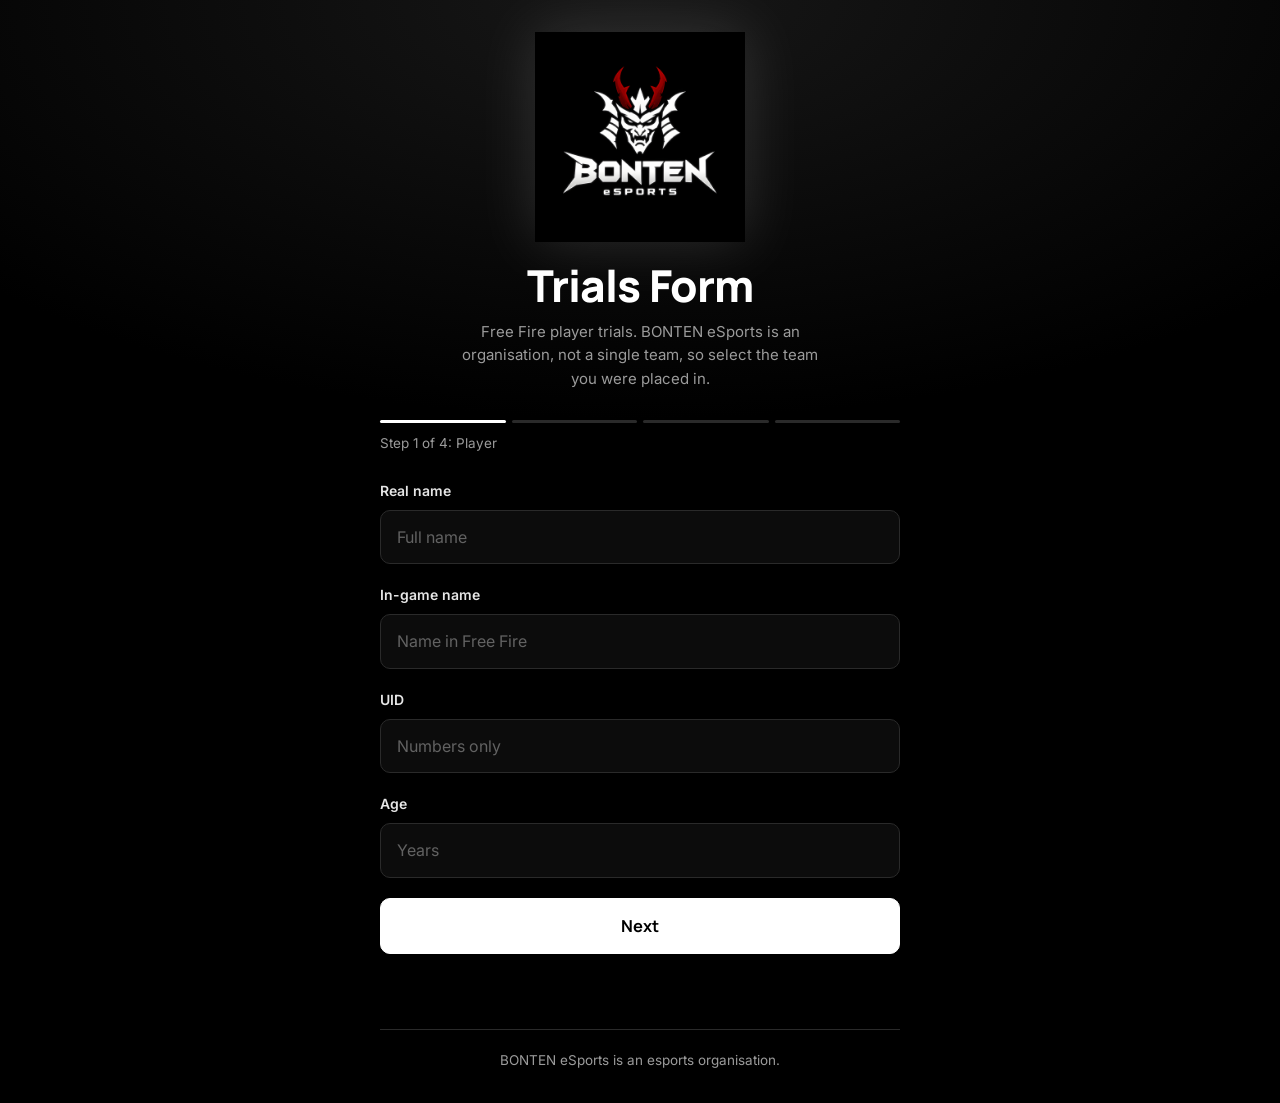
<file: index.html>
<!DOCTYPE html>
<html lang="en">
<head>
<meta charset="utf-8">
<meta name="viewport" content="width=device-width, initial-scale=1, viewport-fit=cover">
<meta name="theme-color" content="#000000">
<meta name="description" content="Free Fire player trials form for BONTEN eSports, an esports organisation.">
<title>Trials Form | BONTEN eSports</title>
<link rel="icon" href="logo.png">
<link rel="preload" as="image" href="logo.png" fetchpriority="high">
<link rel="preconnect" href="https://fonts.googleapis.com">
<link rel="preconnect" href="https://fonts.gstatic.com" crossorigin>
<link href="https://fonts.googleapis.com/css2?family=Inter:wght@400;500;600&family=Manrope:wght@600;700;800&display=swap" rel="stylesheet">
<link rel="stylesheet" href="style.css">
</head>
<body>
<div class="page">
  <header class="head">
    <img class="logo" src="logo.png" alt="BONTEN eSports logo" fetchpriority="high" decoding="async" onerror="this.remove()">
    <h1>Trials Form</h1>
    <p class="lead">Free Fire player trials. BONTEN eSports is an organisation, not a single team, so select the team you were placed in.</p>
  </header>
  <div class="prog" id="prog"></div>
  <form id="f" novalidate>
    <div id="stage"></div>
    <input class="hp" type="text" tabindex="-1" autocomplete="off" aria-hidden="true">
    <div class="nav" id="nav"></div>
    <p class="status" id="st" role="status" aria-live="polite"></p>
  </form>
  <div class="done" id="done"></div>
  <footer class="foot">BONTEN eSports is an esports organisation.</footer>
</div>
<script>
window.FORM={id:'trials',endpoint:'/api/submit',send:'Send trials form',doneText:'Your trials form has reached BONTEN eSports. We will contact you on WhatsApp.',
steps:[
{title:'Player',fields:[
 {k:'realName',l:'Real name',t:'text',ph:'Full name',max:60,ac:'name',m:'Enter your real name.',v:function(v){return String(v||'').trim().length>=2}},
 {k:'ign',l:'In-game name',t:'text',ph:'Name in Free Fire',max:40,m:'Enter your in-game name.'},
 {k:'uid',l:'UID',t:'text',im:'numeric',ph:'Numbers only',max:14,m:'UID is 8 to 14 digits, numbers only.',v:function(v){return /^\d{8,14}$/.test(String(v||'').trim())}},
 {k:'age',l:'Age',t:'number',im:'numeric',ph:'Years',max:3,m:'Enter a valid age.',v:function(v){var n=Number(v);return String(v||'')!==''&&Number.isInteger(n)&&n>=5&&n<=60}}
]},
{title:'Team and role',fields:[
 {k:'team',l:'Team',hint:'(a team inside BONTEN eSports)',t:'select',opts:['Team 1','Team 2','Team 3','Team 4','Team 5','Team 6','Team 7','Team 8','Team 9','Team 10'],m:'Select your team.'},
 {k:'roles',l:'Role',hint:'(select up to 2)',t:'roles',m:'Select 1 or 2 roles.',v:function(v){return Array.isArray(v)&&v.length>=1&&v.length<=2}},
 {k:'igl',l:'IGL name',t:'text',ph:'Your in-game leader',max:40,m:'Enter your IGL name.'}
]},
{title:'Contact',fields:[
 {k:'whatsapp',l:'WhatsApp number',t:'tel',im:'tel',ph:'10 digit number',max:16,ac:'tel',m:'Enter a valid WhatsApp number.',v:function(v){var w=String(v||'').replace(/[\s-]/g,'');return /^(\+?91)?[6-9]\d{9}$/.test(w)||/^\+\d{10,14}$/.test(w)}},
 {k:'insta',l:'Instagram id',t:'text',ph:'@username',max:40,cap:1,m:'Enter your Instagram id.',v:function(v){return String(v||'').trim().length>=2}},
 {k:'discord',l:'Discord id',t:'text',ph:'username',max:40,cap:1,m:'Enter your Discord id.',v:function(v){return String(v||'').trim().length>=2}}
]}
]};
</script>
<script src="form.js"></script>
</body>
</html>
</file>
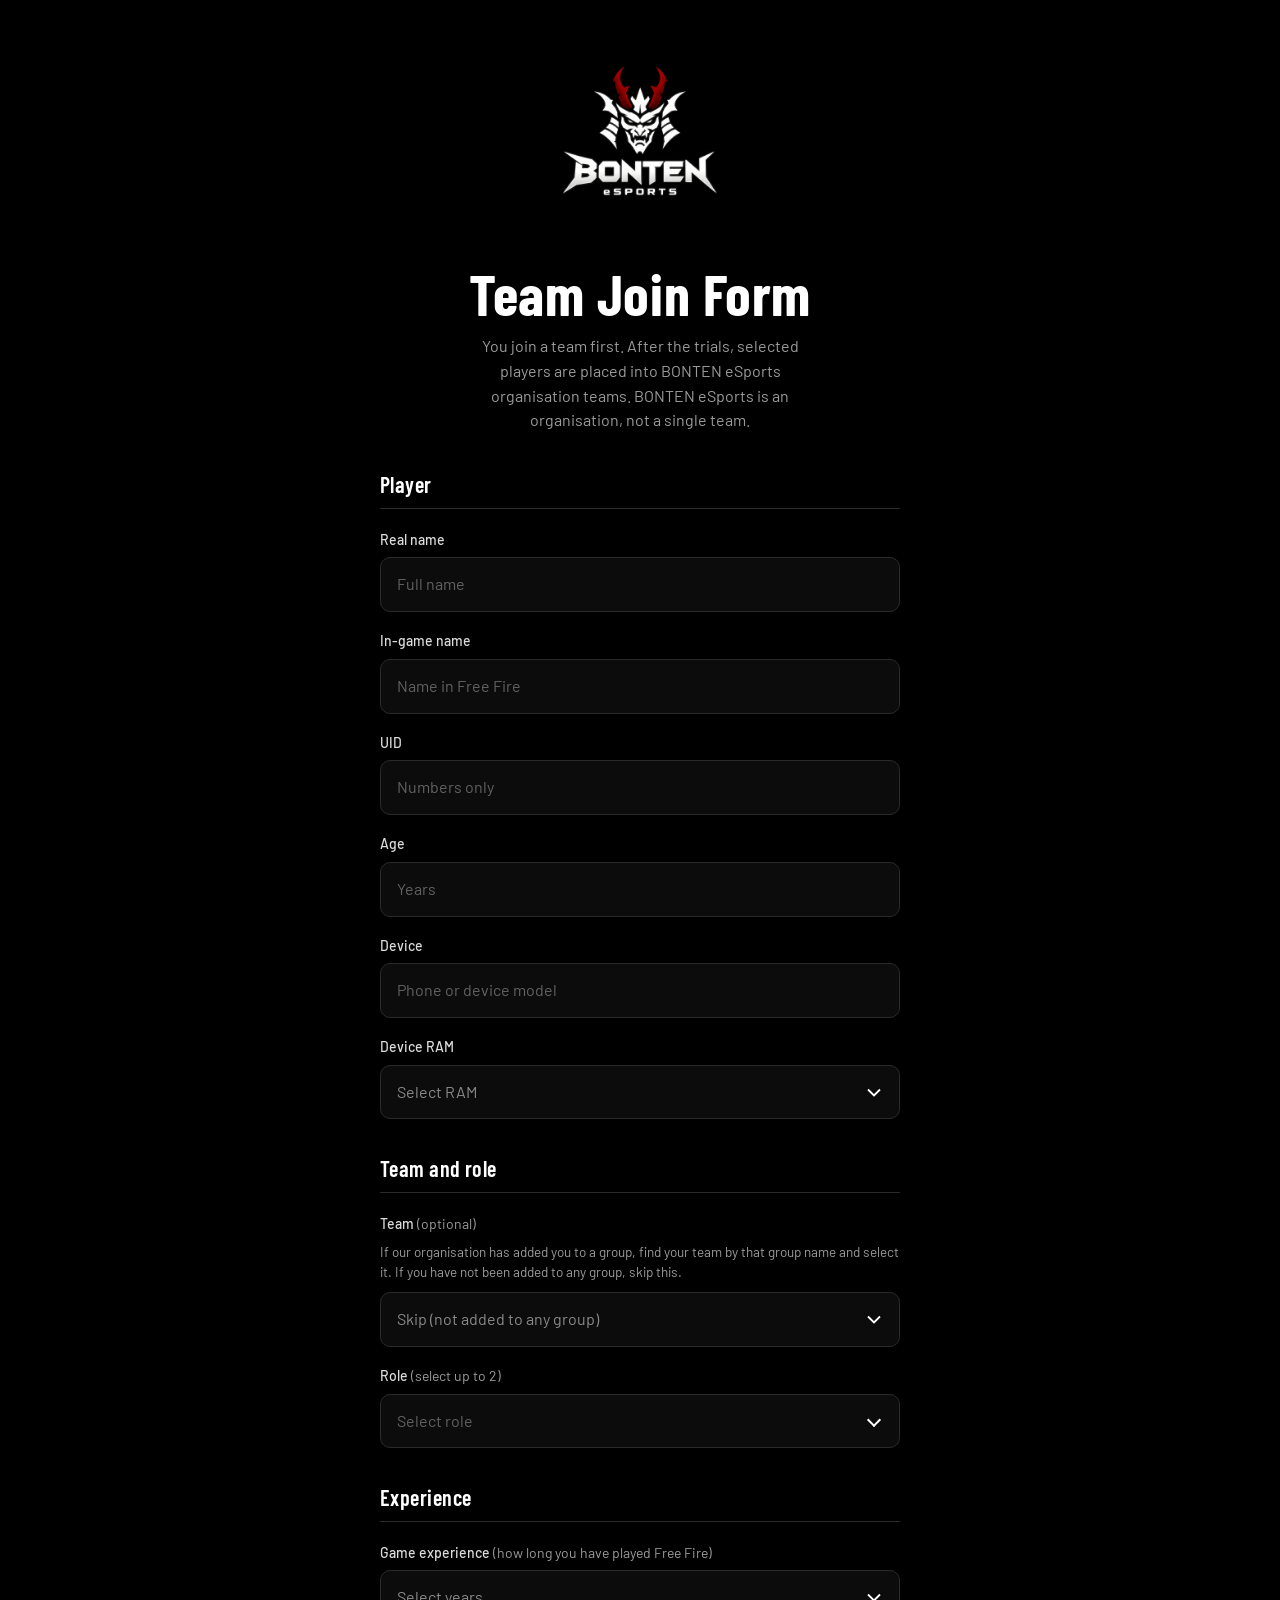
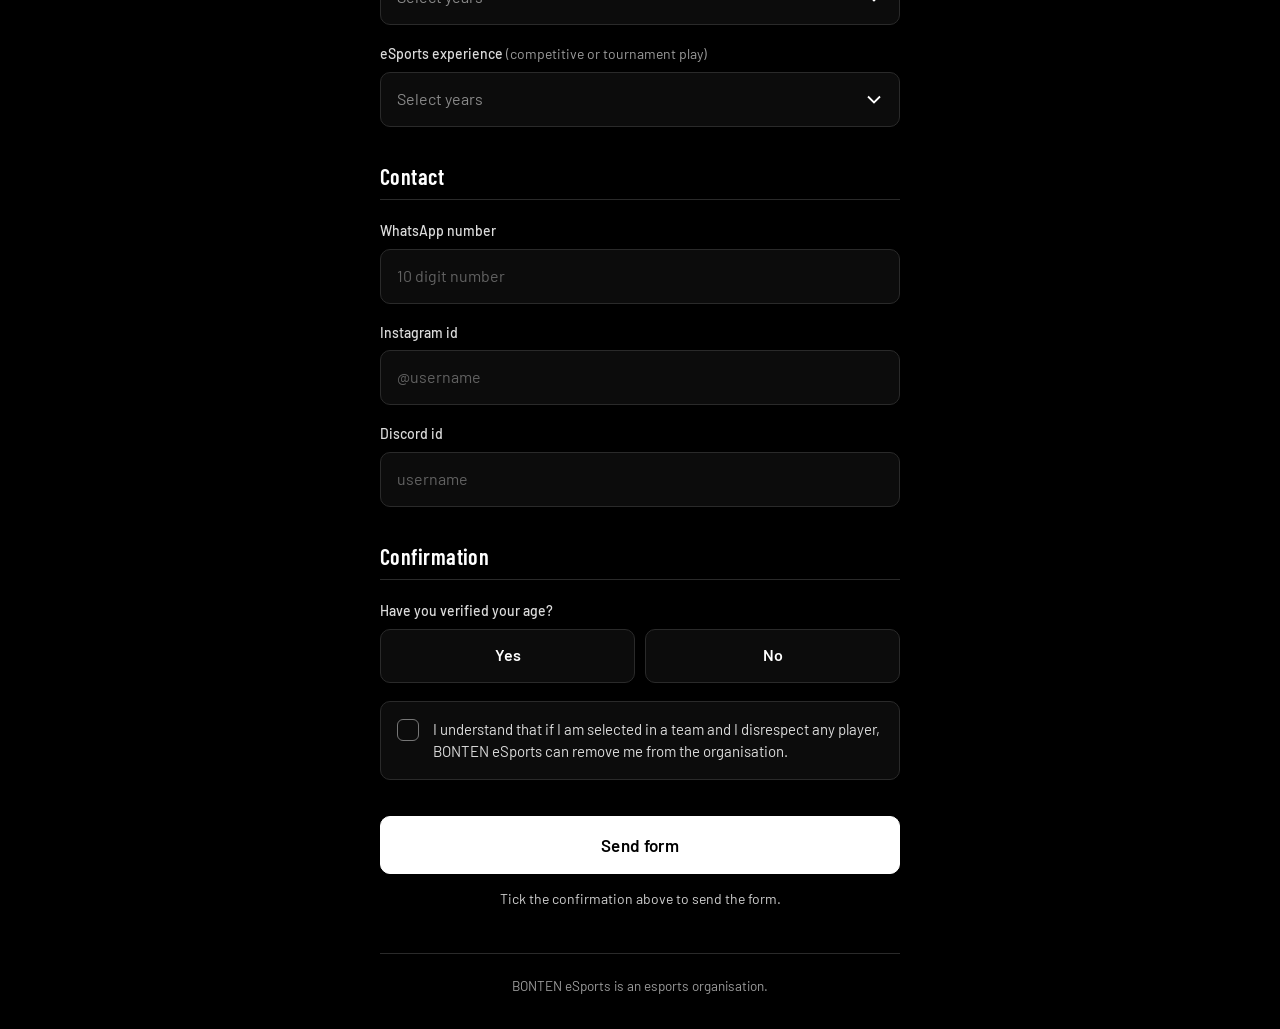
<file: join (1).html>
<!DOCTYPE html>
<html lang="en">
<head>
<meta charset="utf-8">
<meta name="viewport" content="width=device-width, initial-scale=1, viewport-fit=cover">
<meta name="theme-color" content="#000000">
<meta name="description" content="Team join form for BONTEN eSports, an esports organisation.">
<title>Team Join Form | BONTEN eSports</title>
<link rel="icon" href="logo.png">
<link rel="preload" as="image" href="logo.png" fetchpriority="high">
<link rel="preconnect" href="https://fonts.googleapis.com">
<link rel="preconnect" href="https://fonts.gstatic.com" crossorigin>
<link href="https://fonts.googleapis.com/css2?family=Barlow:wght@400;500;600&family=Barlow+Condensed:wght@600;700&display=swap" rel="stylesheet">
<style>
:root{--line:#2a2a2a;--field:#0c0c0c;--mut:#9b9b9b;--ease:cubic-bezier(.2,.7,.2,1)}
*{box-sizing:border-box}
html{background:#000;color-scheme:dark;-webkit-text-size-adjust:100%}
body{margin:0;background:#000;color:#fff;font:400 16px/1.55 'Barlow',system-ui,-apple-system,'Segoe UI',Arial,sans-serif;-webkit-font-smoothing:antialiased;padding:max(32px,env(safe-area-inset-top)) 20px max(32px,env(safe-area-inset-bottom))}
.page{max-width:520px;margin:0 auto}

/* Load sequence */
.rv{opacity:0;animation:rise .75s var(--ease) forwards;animation-delay:calc(var(--i,0)*90ms)}
@keyframes rise{from{opacity:0;transform:translateY(16px)}to{opacity:1;transform:none}}

.head{text-align:center;margin-bottom:38px}
.logo{display:block;width:min(240px,64vw);height:min(210px,56vw);object-fit:contain;margin:0 auto 22px;opacity:0;transform:scale(.96)}
.logo.in{opacity:1;transform:none;transition:opacity .6s var(--ease),transform .6s var(--ease)}
h1{margin:0 0 12px;font:700 clamp(42px,12vw,58px)/1 'Barlow Condensed','Arial Narrow',sans-serif;letter-spacing:.01em}
.lead{margin:0 auto;max-width:38ch;color:var(--mut)}

.grp{margin:0 0 36px}
.grp h2{margin:0 0 20px;padding-bottom:10px;border-bottom:1px solid var(--line);font:600 22px/1.2 'Barlow Condensed','Arial Narrow',sans-serif;letter-spacing:.02em}
.field{margin:0 0 18px}
label,.lbl{display:block;margin:0 0 7px;color:#dcdcdc;font-size:14px;font-weight:500}
.hint{color:var(--mut);font-weight:400}

input[type=text],input[type=number],input[type=tel],select,summary{display:block;width:100%;min-height:54px;margin:0;padding:14px 16px;font:inherit;font-size:16px;color:#fff;background:var(--field);border:1px solid var(--line);border-radius:10px;transition:border-color .2s,box-shadow .2s,background .2s}
input::placeholder{color:#626262}
input:focus,select:focus,summary:focus,details[open]>summary{outline:none;border-color:#fff;box-shadow:0 0 0 3px rgba(255,255,255,.14);background:#111}
input[type=number]{-moz-appearance:textfield}
input::-webkit-outer-spin-button,input::-webkit-inner-spin-button{-webkit-appearance:none;margin:0}
select{-webkit-appearance:none;appearance:none;cursor:pointer;padding-right:44px;background-image:url("data:image/svg+xml,%3Csvg xmlns='http://www.w3.org/2000/svg' width='14' height='9' viewBox='0 0 14 9'%3E%3Cpath d='M1 1.5l6 6 6-6' fill='none' stroke='%23fff' stroke-width='1.8'/%3E%3C/svg%3E");background-repeat:no-repeat;background-position:right 18px center}
select:invalid,select.empty{color:#8a8a8a}
[hidden]{display:none!important}
.info{margin:14px 0 0;padding:14px 16px;background:var(--field);border:1px solid #fff;border-radius:10px;color:#dcdcdc;font-size:14.5px;line-height:1.55;animation:drop .22s var(--ease)}
.info b{color:#fff;font-weight:600}
.sub{margin-top:14px;animation:drop .22s var(--ease)}
.note{margin:0 0 10px;color:var(--mut);font-size:13.5px;line-height:1.5}
select option{background:#000;color:#fff}

details{position:relative}
summary{position:relative;display:flex;flex-wrap:wrap;align-items:center;gap:6px;padding-right:44px;cursor:pointer;list-style:none;-webkit-tap-highlight-color:transparent}
summary::-webkit-details-marker{display:none}
summary::after{content:"";position:absolute;right:20px;top:50%;width:8px;height:8px;margin-top:-6px;border:solid #fff;border-width:0 2px 2px 0;transform:rotate(45deg);transition:transform .25s var(--ease)}
details[open]>summary::after{transform:translateY(4px) rotate(-135deg)}
.ph{color:#626262}
.chip{padding:2px 12px;background:#fff;color:#000;border-radius:99px;font-size:14px;font-weight:600;line-height:1.6;animation:pop .2s var(--ease)}
@keyframes pop{from{opacity:0;transform:scale(.85)}to{opacity:1;transform:none}}
.panel{margin-top:8px;background:var(--field);border:1px solid var(--line);border-radius:10px;overflow:hidden;animation:drop .22s var(--ease)}
@keyframes drop{from{opacity:0;transform:translateY(-6px)}to{opacity:1;transform:none}}
.opt{display:flex;align-items:center;gap:14px;margin:0;padding:15px 16px;color:#fff;font-size:16px;font-weight:500;cursor:pointer;border-bottom:1px solid var(--line);transition:background .15s;-webkit-tap-highlight-color:transparent}
.opt:last-child{border-bottom:0}
.opt.on{background:#161616}
.opt.off{opacity:.3;cursor:not-allowed}
.opt input,.agree input{-webkit-appearance:none;appearance:none;flex:none;width:22px;height:22px;margin:0;border:1.5px solid #777;border-radius:6px;background:transparent center/12px no-repeat;transition:background-color .15s,border-color .15s}
.opt input:checked,.agree input:checked{background-color:#fff;border-color:#fff;background-image:url("data:image/svg+xml,%3Csvg xmlns='http://www.w3.org/2000/svg' width='12' height='10' viewBox='0 0 12 10'%3E%3Cpath d='M1 5l3.5 3.5L11 1.5' fill='none' stroke='%23000' stroke-width='2'/%3E%3C/svg%3E")}
.opt input:focus-visible,.agree input:focus-visible{outline:2px solid #fff;outline-offset:2px}

/* Yes / No tiles */
.choices{display:grid;grid-template-columns:1fr 1fr;gap:10px}
.choice{position:relative;display:block;margin:0;color:#fff;font-size:16px}
.choice input{position:absolute;inset:0;width:100%;height:100%;margin:0;opacity:0;cursor:pointer}
.choice span{display:flex;align-items:center;justify-content:center;min-height:54px;background:var(--field);border:1px solid var(--line);border-radius:10px;font-weight:600;transition:background .2s,color .2s,border-color .2s}
.choice input:checked+span{background:#fff;color:#000;border-color:#fff}
.choice input:focus-visible+span{border-color:#fff;box-shadow:0 0 0 3px rgba(255,255,255,.25)}

/* Conduct agreement */
.agree{display:flex;align-items:flex-start;gap:14px;margin:0;padding:16px;background:var(--field);border:1px solid var(--line);border-radius:10px;color:#dcdcdc;font-size:15px;font-weight:400;line-height:1.5;cursor:pointer;transition:border-color .2s;-webkit-tap-highlight-color:transparent}
.agree input{margin-top:1px}
.agree:has(input:checked){border-color:#fff}

.err{display:none;margin:8px 0 0;font-size:13.5px;font-weight:500}
.err::before{content:"!";display:inline-block;width:16px;height:16px;margin-right:8px;border-radius:50%;background:#fff;color:#000;font-size:11px;font-weight:700;line-height:16px;text-align:center}
.bad{animation:nudge .35s}
.bad .err{display:block}
.bad input:not([type=radio]):not([type=checkbox]),.bad select,.bad summary,.bad .choice span,.bad .agree{border-color:#fff}
@keyframes nudge{20%{transform:translateX(-5px)}50%{transform:translateX(4px)}80%{transform:translateX(-2px)}}
.hp{position:absolute;left:-9999px;width:1px;height:1px;opacity:0}

.send{display:flex;align-items:center;justify-content:center;width:100%;min-height:58px;margin-top:8px;border:1px solid #fff;border-radius:10px;background:#fff;color:#000;font:600 17px 'Barlow',Arial,sans-serif;letter-spacing:.02em;cursor:pointer;transition:background .2s,color .2s,transform .12s,opacity .2s;-webkit-tap-highlight-color:transparent}
.send:hover:not(:disabled){background:#000;color:#fff}
.send:active:not(:disabled){transform:scale(.985)}
.send:focus-visible{outline:2px solid #fff;outline-offset:4px}
.send:disabled{opacity:.4;cursor:not-allowed}
.send.load:disabled{opacity:.6;cursor:progress}
.send.load::after{content:"";width:16px;height:16px;margin-left:12px;border:2px solid currentColor;border-right-color:transparent;border-radius:50%;animation:spin .7s linear infinite}
@keyframes spin{to{transform:rotate(360deg)}}
.status{margin:14px 0 0;min-height:1.5em;color:#cfcfcf;font-size:14px;text-align:center}

.done{display:none;text-align:center;padding:8px 0 10px;animation:rise .6s var(--ease) both}
.done svg{width:68px;height:68px;margin:0 auto 18px;display:block}
.done circle{fill:none;stroke:#fff;stroke-width:2;stroke-dasharray:176;stroke-dashoffset:176;animation:draw .7s var(--ease) .1s forwards}
.done path{fill:none;stroke:#fff;stroke-width:3;stroke-linecap:round;stroke-linejoin:round;stroke-dasharray:40;stroke-dashoffset:40;animation:draw .4s var(--ease) .65s forwards}
@keyframes draw{to{stroke-dashoffset:0}}
.done h2{margin:0 0 8px;font:700 38px/1.1 'Barlow Condensed','Arial Narrow',sans-serif}
.done p{margin:0 auto;max-width:34ch;color:var(--mut)}
body.sent form{display:none}
body.sent .done{display:block}

.foot{margin-top:44px;padding-top:22px;border-top:1px solid var(--line);color:var(--mut);font-size:13.5px;text-align:center}

@media (prefers-reduced-motion:reduce){.rv{opacity:1;animation:none}*,*::after{animation-duration:.01ms!important;transition-duration:.01ms!important}}
</style>
</head>
<body>
<div class="page">
  <header class="head">
    <img class="logo" src="logo.png" alt="BONTEN eSports logo" fetchpriority="high" decoding="async" onload="this.classList.add('in')" onerror="this.remove()">
    <h1 class="rv" style="--i:1">Team Join Form</h1>
    <p class="lead rv" style="--i:2">You join a team first. After the trials, selected players are placed into BONTEN eSports organisation teams. BONTEN eSports is an organisation, not a single team.</p>
  </header>

  <form id="f" novalidate>
    <section class="grp rv" style="--i:3">
      <h2>Player</h2>
      <div class="field" data-f="realName">
        <label for="realName">Real name</label>
        <input id="realName" name="realName" type="text" maxlength="60" autocomplete="name" placeholder="Full name">
        <p class="err">Enter your real name.</p>
      </div>
      <div class="field" data-f="ign">
        <label for="ign">In-game name</label>
        <input id="ign" name="ign" type="text" maxlength="40" autocomplete="off" placeholder="Name in Free Fire">
        <p class="err">Enter your in-game name.</p>
      </div>
      <div class="field" data-f="uid">
        <label for="uid">UID</label>
        <input id="uid" name="uid" type="text" inputmode="numeric" maxlength="14" autocomplete="off" placeholder="Numbers only">
        <p class="err">UID is 8 to 14 digits, numbers only.</p>
      </div>
      <div class="field" data-f="age">
        <label for="age">Age</label>
        <input id="age" name="age" type="number" inputmode="numeric" min="5" max="60" autocomplete="off" placeholder="Years">
        <p class="err">Enter a valid age.</p>
      </div>
      <div class="field" data-f="device">
        <label for="device">Device</label>
        <input id="device" name="device" type="text" maxlength="60" autocomplete="off" placeholder="Phone or device model">
        <p class="err">Enter the device you play on.</p>
      </div>
      <div class="field" data-f="ram">
        <label for="ram">Device RAM</label>
        <select id="ram" name="ram" required>
          <option value="" selected disabled hidden>Select RAM</option>
          <option>4 GB</option><option>6 GB</option><option>8 GB</option><option>12 GB</option>
        </select>
        <p class="err">Select your device RAM.</p>
      </div>
    </section>

    <section class="grp rv" style="--i:4">
      <h2>Team and role</h2>
      <div class="field" data-f="team">
        <label for="team">Team <span class="hint">(optional)</span></label>
        <p class="note">If our organisation has added you to a group, find your team by that group name and select it. If you have not been added to any group, skip this.</p>
        <select id="team" name="team">
          <option value="" selected>Skip (not added to any group)</option>
          <option>Team 1</option><option>Team 2</option><option>Team 3</option><option>Team 4</option><option>Team 5</option>
          <option>Team 6</option><option>Team 7</option><option>Team 8</option><option>Team 9</option><option>Team 10</option>
        </select>
      </div>
      <div class="field" data-f="role">
        <span class="lbl" id="roleLbl">Role <span class="hint">(select up to 2)</span></span>
        <details id="roleBox">
          <summary id="roleSum" aria-labelledby="roleLbl"><span class="ph">Select role</span></summary>
          <div class="panel" id="rolePanel"></div>
        </details>
        <p class="err">Select 1 or 2 roles.</p>
      </div>
    </section>

    <section class="grp rv" style="--i:5">
      <h2>Experience</h2>
      <div class="field" data-f="gameExp">
        <label for="gameExp">Game experience <span class="hint">(how long you have played Free Fire)</span></label>
        <select id="gameExp" name="gameExp" required>
          <option value="" selected disabled hidden>Select years</option>
          <option>Less than 1 year</option><option>1 year</option><option>2 years</option><option>3 years</option>
          <option>4 years</option><option>5 years</option><option>6+ years</option>
        </select>
        <p class="err">Select your game experience.</p>
      </div>
      <div class="field" data-f="esportsExp">
        <label for="esportsExp">eSports experience <span class="hint">(competitive or tournament play)</span></label>
        <select id="esportsExp" name="esportsExp" required>
          <option value="" selected disabled hidden>Select years</option>
          <option>No experience</option><option>Less than 1 year</option><option>1 year</option>
          <option>2 years</option><option>3 years</option><option>4+ years</option>
        </select>
        <p class="err">Select your eSports experience.</p>
      </div>
    </section>

    <section class="grp rv" style="--i:6">
      <h2>Contact</h2>
      <div class="field" data-f="whatsapp">
        <label for="whatsapp">WhatsApp number</label>
        <input id="whatsapp" name="whatsapp" type="tel" inputmode="tel" maxlength="16" autocomplete="tel" placeholder="10 digit number">
        <p class="err">Enter a valid WhatsApp number.</p>
      </div>
      <div class="field" data-f="insta">
        <label for="insta">Instagram id</label>
        <input id="insta" name="insta" type="text" maxlength="40" autocomplete="off" autocapitalize="off" placeholder="@username">
        <p class="err">Enter your Instagram id.</p>
      </div>
      <div class="field" data-f="discord">
        <label for="discord">Discord id</label>
        <input id="discord" name="discord" type="text" maxlength="40" autocomplete="off" autocapitalize="off" placeholder="username">
        <p class="err">Enter your Discord id.</p>
      </div>
    </section>

    <section class="grp rv" style="--i:7">
      <h2>Confirmation</h2>
      <div class="field" data-f="ageVerified">
        <span class="lbl" id="avLbl">Have you verified your age?</span>
        <div class="choices" role="radiogroup" aria-labelledby="avLbl">
          <label class="choice"><input type="radio" name="ageVerified" value="Yes"><span>Yes</span></label>
          <label class="choice"><input type="radio" name="ageVerified" value="No"><span>No</span></label>
        </div>
        <p class="err">Select Yes or No.</p>
        <div class="sub" id="docBox" hidden>
          <span class="lbl" id="adLbl">Which ID did you use to verify your age?</span>
          <div class="choices" role="radiogroup" aria-labelledby="adLbl">
            <label class="choice"><input type="radio" name="ageDoc" value="School/College ID"><span>School/College ID</span></label>
            <label class="choice"><input type="radio" name="ageDoc" value="Aadhaar card"><span>Aadhaar card</span></label>
          </div>
          <p class="err docerr">Select one option.</p>
        </div>
        <div class="info" id="noteBox" hidden>After you submit this form, you will verify your age with your <b>school/college ID card</b> or <b>Aadhaar card</b>. We only need your <b>date of birth</b>, so hide all other details. Verification is done with <b>@ryukonly</b>.</div>
      </div>
      <div class="field" data-f="agree">
        <label class="agree" for="agree">
          <input id="agree" type="checkbox">
          <span>I understand that if I am selected in a team and I disrespect any player, BONTEN eSports can remove me from the organisation.</span>
        </label>
        <p class="err">Tick this to continue.</p>
      </div>
    </section>

    <input class="hp" type="text" name="website" tabindex="-1" autocomplete="off" aria-hidden="true">
    <button class="send rv" style="--i:8" id="btn" type="submit" disabled>Send form</button>
    <p class="status" id="status" role="status" aria-live="polite">Tick the confirmation above to send the form.</p>
  </form>

  <div class="done" id="done">
    <svg viewBox="0 0 68 68" aria-hidden="true"><circle cx="34" cy="34" r="28"/><path d="M22 35l8 8 16-17"/></svg>
    <h2>Form sent</h2>
    <p>Your team join form has reached BONTEN eSports.</p>
    <p class="info" id="doneExtra" hidden style="text-align:left;max-width:none">Next step: verify your age with your <b>school/college ID card</b> or <b>Aadhaar card</b> with <b>@ryukonly</b>. We only need your <b>date of birth</b>, so hide all other details.</p>
  </div>

  <footer class="foot rv" style="--i:9">BONTEN eSports is an esports organisation.</footer>
</div>

<script>
(function(){
  var ROLES=['Primary Rusher','Secondary Rusher','IGL (In-Game Leader)','Sniper','Support','Nader (Grenadier)','Flanker','Fragger','Assaulter','Scout','Anchor','Flex Player'];
  var MAX=2, HINT='Tick the confirmation above to send the form.';
  var lg=document.querySelector('.logo'); if(lg&&lg.complete&&lg.naturalWidth) lg.classList.add('in');
  var f=document.getElementById('f'), btn=document.getElementById('btn'), st=document.getElementById('status');
  var box=document.getElementById('roleBox'), sum=document.getElementById('roleSum'), panel=document.getElementById('rolePanel');
  var agree=document.getElementById('agree'), sending=false;

  ROLES.forEach(function(r){
    var l=document.createElement('label'); l.className='opt';
    var c=document.createElement('input'); c.type='checkbox'; c.value=r;
    l.appendChild(c); l.appendChild(document.createTextNode(r)); panel.appendChild(l);
  });
  var boxes=[].slice.call(panel.querySelectorAll('input'));

  function val(id){return document.getElementById(id).value.trim()}
  function picked(){return boxes.filter(function(b){return b.checked}).map(function(b){return b.value})}
  function doc(){var r=f.querySelector('input[name="ageDoc"]:checked');return r?r.value:''}
  function av(){var r=f.querySelector('input[name="ageVerified"]:checked');return r?r.value:''}
  function wrap(k){return k==='ageDoc'?docBox:f.querySelector('[data-f="'+k+'"]')}
  function setBad(k,bad){
    var el=wrap(k); if(!el) return;
    if(bad){el.classList.remove('bad'); void el.offsetWidth;}
    el.classList.toggle('bad',bad);
  }

  var rules={
    realName:function(){return val('realName').length>=2},
    ign:function(){return val('ign').length>=1},
    uid:function(){return /^\d{8,14}$/.test(val('uid'))},
    age:function(){var n=Number(val('age'));return val('age')!==''&&Number.isInteger(n)&&n>=5&&n<=60},
    device:function(){return val('device').length>=2},
    ram:function(){return val('ram')!==''},
    team:function(){return true},
    role:function(){var n=picked().length;return n>=1&&n<=MAX},
    gameExp:function(){return val('gameExp')!==''},
    esportsExp:function(){return val('esportsExp')!==''},
    whatsapp:function(){var w=val('whatsapp').replace(/[\s-]/g,'');return /^(\+?91)?[6-9]\d{9}$/.test(w)||/^\+\d{10,14}$/.test(w)},
    insta:function(){return val('insta').length>=2},
    discord:function(){return val('discord').length>=2},
    ageVerified:function(){return av()!==''},
    ageDoc:function(){return av()!=='Yes'||doc()!==''},
    agree:function(){return agree.checked}
  };
  var keys=Object.keys(rules);

  function syncButton(){
    btn.disabled=sending||!agree.checked;
    if(!sending&&(st.textContent===HINT||st.textContent==='')) st.textContent=agree.checked?'':HINT;
  }

  function refreshRoles(){
    var p=picked();
    boxes.forEach(function(b){
      var off=!b.checked&&p.length>=MAX;
      b.disabled=off;
      b.parentNode.classList.toggle('off',off);
      b.parentNode.classList.toggle('on',b.checked);
    });
    sum.textContent='';
    if(!p.length){var s=document.createElement('span');s.className='ph';s.textContent='Select role';sum.appendChild(s)}
    p.forEach(function(r){var c=document.createElement('span');c.className='chip';c.textContent=r;sum.appendChild(c)});
    if(p.length) setBad('role',false);
  }
  boxes.forEach(function(b){b.addEventListener('change',refreshRoles)});
  document.addEventListener('click',function(e){if(!box.contains(e.target)) box.open=false});
  box.addEventListener('keydown',function(e){if(e.key==='Escape'){box.open=false;sum.focus()}});

  keys.forEach(function(k){
    var el=document.getElementById(k); if(!el||k==='agree') return;
    el.addEventListener('input',function(){wrap(k).classList.remove('bad')});
    el.addEventListener('change',function(){wrap(k).classList.remove('bad')});
    el.addEventListener('blur',function(){if(el.value.trim()!=='') setBad(k,!rules[k]())});
  });
  var docBox=document.getElementById('docBox'), noteBox=document.getElementById('noteBox');
  function syncAge(){
    var v=av();
    docBox.hidden=v!=='Yes';
    noteBox.hidden=v!=='No';
    if(v!=='Yes'){[].slice.call(f.querySelectorAll('input[name="ageDoc"]')).forEach(function(r){r.checked=false})}
  }
  [].slice.call(f.querySelectorAll('input[name="ageVerified"]')).forEach(function(r){
    r.addEventListener('change',function(){setBad('ageVerified',false);syncAge()});
  });
  [].slice.call(f.querySelectorAll('input[name="ageDoc"]')).forEach(function(r){
    r.addEventListener('change',function(){setBad('ageDoc',false)});
  });
  agree.addEventListener('change',function(){setBad('agree',false);syncButton()});

  f.addEventListener('submit',function(e){
    e.preventDefault();
    if(!agree.checked){setBad('agree',true);return}
    st.textContent='';
    var first=null;
    keys.forEach(function(k){var ok=rules[k](); setBad(k,!ok); if(!ok&&!first) first=k});
    if(first){
      wrap(first).scrollIntoView({behavior:'smooth',block:'center'});
      st.textContent='Some fields need fixing. They are marked above.';
      return;
    }
    var data={realName:val('realName'),ign:val('ign'),uid:val('uid'),age:val('age'),device:val('device'),ram:val('ram'),team:val('team'),roles:picked(),gameExp:val('gameExp'),esportsExp:val('esportsExp'),whatsapp:val('whatsapp'),insta:val('insta'),discord:val('discord'),ageVerified:av(),ageDoc:av()==='Yes'?doc():'',agree:agree.checked,website:f.elements['website'].value};
    sending=true; syncButton(); btn.classList.add('load'); btn.firstChild.nodeValue='Sending';
    fetch('/api/join',{method:'POST',headers:{'Content-Type':'application/json'},body:JSON.stringify(data)})
      .then(function(r){return r.json().catch(function(){return {}}).then(function(j){return {ok:r.ok,j:j}})})
      .then(function(x){
        if(!(x.ok&&x.j.ok)) throw new Error('failed');
        if(av()==='No') document.getElementById('doneExtra').hidden=false;
        document.body.classList.add('sent');
        window.scrollTo({top:0,behavior:'smooth'});
      })
      .catch(function(){
        sending=false; btn.classList.remove('load'); btn.firstChild.nodeValue='Send form'; syncButton();
        st.textContent='The form was not sent. Check your internet, then press Send form again.';
      });
  });

  var teamSel=document.getElementById('team');
  function teamTone(){teamSel.classList.toggle('empty',teamSel.value==='')}
  teamSel.addEventListener('change',teamTone); teamTone();
  syncButton();
})();
</script>
</body>
</html>
</file>
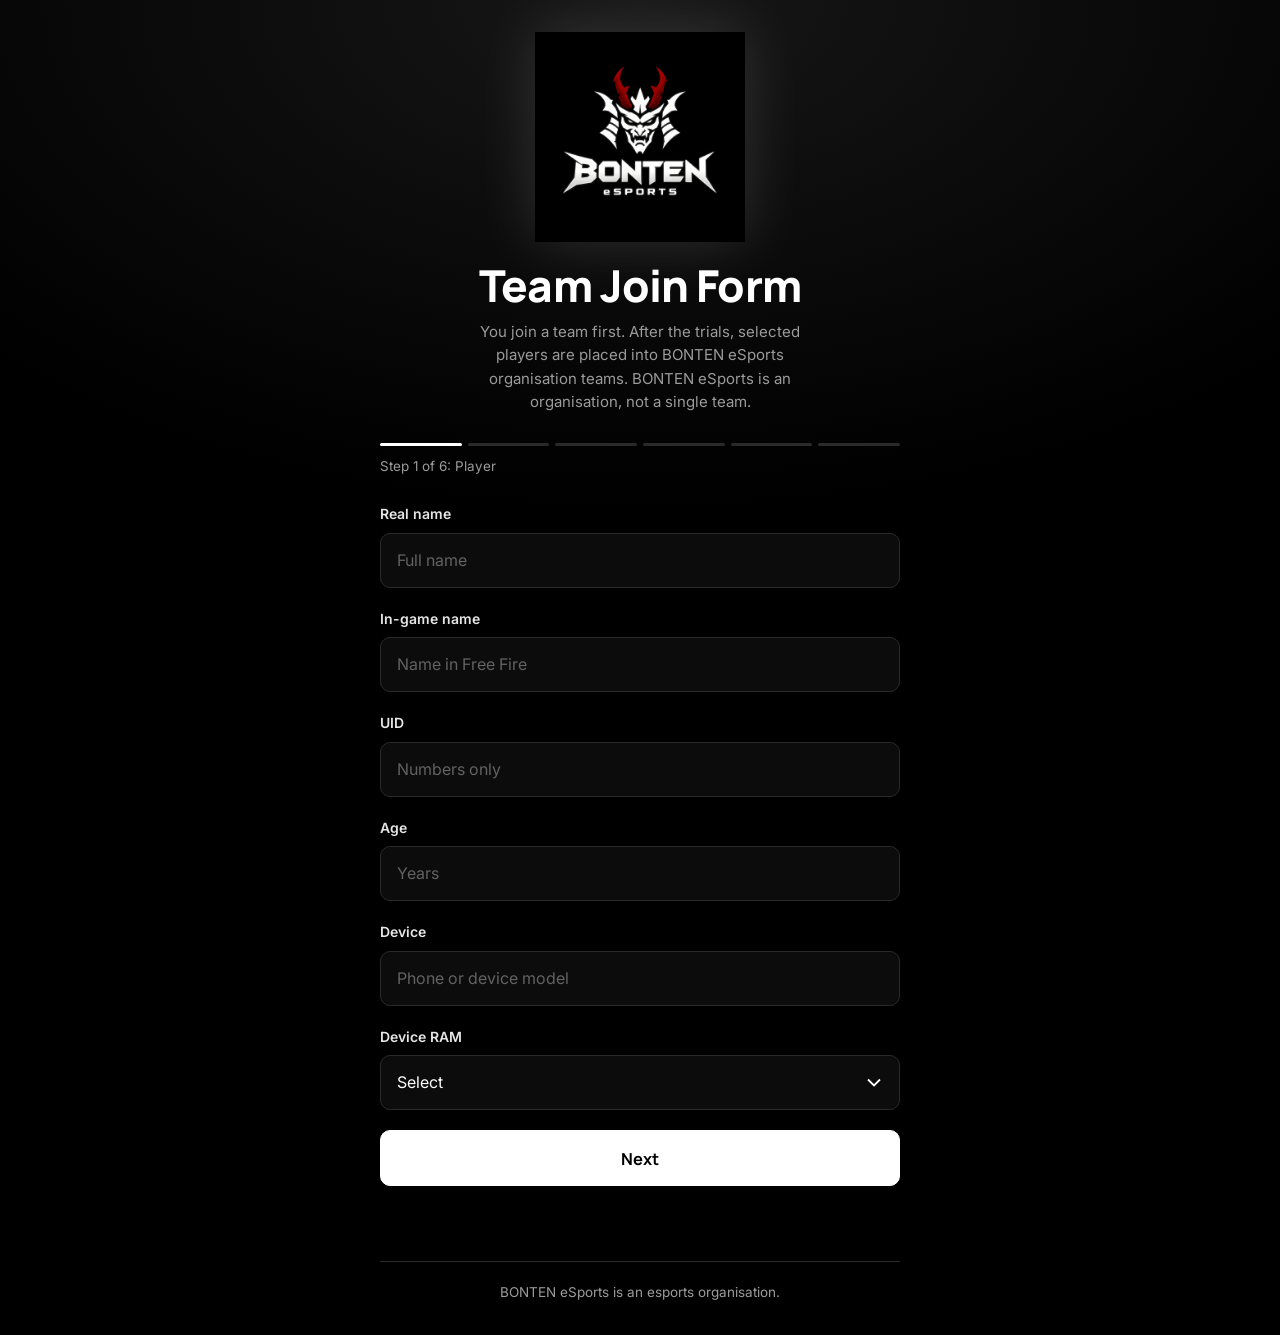
<file: join (2).html>
<!DOCTYPE html>
<html lang="en">
<head>
<meta charset="utf-8">
<meta name="viewport" content="width=device-width, initial-scale=1, viewport-fit=cover">
<meta name="theme-color" content="#000000">
<meta name="description" content="Team join form for BONTEN eSports, a Free Fire esports organisation.">
<title>Team Join Form | BONTEN eSports</title>
<link rel="icon" href="logo.png">
<link rel="preload" as="image" href="logo.png" fetchpriority="high">
<link rel="preconnect" href="https://fonts.googleapis.com">
<link rel="preconnect" href="https://fonts.gstatic.com" crossorigin>
<link href="https://fonts.googleapis.com/css2?family=Inter:wght@400;500;600&family=Manrope:wght@600;700;800&display=swap" rel="stylesheet">
<link rel="stylesheet" href="style.css">
</head>
<body>
<div class="page">
  <header class="head">
    <img class="logo" src="logo.png" alt="BONTEN eSports logo" fetchpriority="high" decoding="async" onerror="this.remove()">
    <h1>Team Join Form</h1>
    <p class="lead">You join a team first. After the trials, selected players are placed into BONTEN eSports organisation teams. BONTEN eSports is an organisation, not a single team.</p>
  </header>
  <div class="prog" id="prog"></div>
  <form id="f" novalidate>
    <div id="stage"></div>
    <input class="hp" type="text" tabindex="-1" autocomplete="off" aria-hidden="true">
    <div class="nav" id="nav"></div>
    <p class="status" id="st" role="status" aria-live="polite"></p>
  </form>
  <div class="done" id="done"></div>
  <footer class="foot">BONTEN eSports is an esports organisation.</footer>
</div>
<script>
window.FORM={id:'join',endpoint:'/api/join',send:'Send form',mod:true,doneText:'Your team join form has reached BONTEN eSports.',
steps:[
{title:'Player',fields:[
 {k:'realName',l:'Real name',t:'text',ph:'Full name',max:60,ac:'name',m:'Enter your real name.',v:function(v){return String(v||'').trim().length>=2}},
 {k:'ign',l:'In-game name',t:'text',ph:'Name in Free Fire',max:40,m:'Enter your in-game name.'},
 {k:'uid',l:'UID',t:'text',im:'numeric',ph:'Numbers only',max:14,m:'UID is 8 to 14 digits, numbers only.',v:function(v){return /^\d{8,14}$/.test(String(v||'').trim())}},
 {k:'age',l:'Age',t:'number',im:'numeric',ph:'Years',max:3,m:'Enter a valid age.',v:function(v){var n=Number(v);return String(v||'')!==''&&Number.isInteger(n)&&n>=5&&n<=60}},
 {k:'device',l:'Device',t:'text',ph:'Phone or device model',max:60,m:'Enter the device you play on.',v:function(v){return String(v||'').trim().length>=2}},
 {k:'ram',l:'Device RAM',t:'select',opts:['4 GB','6 GB','8 GB','12 GB'],m:'Select your device RAM.'}
]},
{title:'Team and role',fields:[
 {k:'team',l:'Team',hint:'(optional)',opt:1,note:'If our organisation has added you to a group, find your team by that group name and select it. If you have not been added to any group, skip this.',t:'select',opts:['Team 1','Team 2','Team 3','Team 4','Team 5','Team 6','Team 7','Team 8','Team 9','Team 10']},
 {k:'roles',l:'Role',hint:'(select up to 2)',t:'roles',m:'Select 1 or 2 roles.',v:function(v){return Array.isArray(v)&&v.length>=1&&v.length<=2}}
]},
{title:'Experience',fields:[
 {k:'gameExp',l:'Game experience',hint:'(how long you have played Free Fire)',t:'select',opts:['Less than 1 year','1 year','2 years','3 years','4 years','5 years','6+ years'],m:'Select your game experience.'},
 {k:'esportsExp',l:'eSports experience',hint:'(competitive or tournament play)',t:'select',opts:['No experience','Less than 1 year','1 year','2 years','3 years','4+ years'],m:'Select your eSports experience.'}
]},
{title:'Contact',fields:[
 {k:'whatsapp',l:'WhatsApp number',t:'tel',im:'tel',ph:'10 digit number',max:16,ac:'tel',m:'Enter a valid WhatsApp number.',v:function(v){var w=String(v||'').replace(/[\s-]/g,'');return /^(\+?91)?[6-9]\d{9}$/.test(w)||/^\+\d{10,14}$/.test(w)}},
 {k:'insta',l:'Instagram id',t:'text',ph:'@username',max:40,cap:1,m:'Enter your Instagram id.',v:function(v){return String(v||'').trim().length>=2}},
 {k:'discord',l:'Discord id',t:'text',ph:'username',max:40,cap:1,m:'Enter your Discord id.',v:function(v){return String(v||'').trim().length>=2}}
]},
{title:'Confirmation',fields:[
 {k:'ageVerified',l:'Have you verified your age?',t:'seg',opts:['Yes','No'],m:'Select Yes or No.'},
 {k:'ageDoc',l:'Which ID did you use to verify your age?',t:'seg',opts:['School/College ID','Aadhaar card'],m:'Select one option.',show:function(s){return s.ageVerified==='Yes'}},
 {t:'note',text:'Verification is done with our moderator. After you send this form, contact them and share only your date of birth from your school/college ID or Aadhaar card. Hide all other details.',show:function(s){return s.ageVerified==='No'}},
 {k:'agree',t:'check',l:'I understand that if I am selected in a team and I disrespect any player, BONTEN eSports can remove me from the organisation.',m:'Tick this to continue.',v:function(v){return v===true}}
]}
]};
</script>
<script src="form.js"></script>
</body>
</html>
</file>
<file: style.css>
:root{--line:#2a2a2a;--field:#0c0c0c;--mut:#9b9b9b;--ease:cubic-bezier(.2,.7,.2,1)}
*{box-sizing:border-box}
html{background:#000;color-scheme:dark;-webkit-text-size-adjust:100%}
body{margin:0;background:radial-gradient(70% 38% at 50% 0,#171717,#000) no-repeat #000;color:#fff;font:400 16px/1.55 Inter,system-ui,-apple-system,'Segoe UI',Arial,sans-serif;-webkit-font-smoothing:antialiased;padding:max(32px,env(safe-area-inset-top)) 20px max(32px,env(safe-area-inset-bottom))}
.page{max-width:520px;margin:0 auto}
h1,h2,.lbl,.send,.ghost{font-family:Manrope,Inter,system-ui,sans-serif}
.head{text-align:center;margin-bottom:30px}
.logo{display:block;width:min(240px,64vw);height:min(210px,56vw);object-fit:contain;margin:0 auto 20px;filter:drop-shadow(0 0 30px rgba(255,255,255,.14));animation:fade .7s var(--ease) both}
h1{margin:0 0 12px;font-weight:800;font-size:clamp(34px,10vw,44px);line-height:1.05;letter-spacing:-.02em}
.lead{margin:0 auto;max-width:40ch;color:var(--mut);font-size:15px}
@keyframes fade{from{opacity:0;transform:scale(.96)}to{opacity:1;transform:none}}
.prog{margin:0 0 26px}
.bars{display:flex;gap:6px}
.bars i{flex:1;height:3px;border-radius:3px;background:var(--line);transition:background .3s}
.bars i.on{background:#fff}
.stepname{margin:10px 0 0;color:var(--mut);font-size:13.5px}
.stage.in{animation:slide .32s var(--ease)}
@keyframes slide{from{opacity:0;transform:translateX(18px)}to{opacity:1;transform:none}}
.field{margin:0 0 20px}
label,.lbl{display:block;margin:0 0 8px;color:#e6e6e6;font-size:14px;font-weight:600}
.hint{color:var(--mut);font-weight:400}
.note{margin:-2px 0 10px;color:var(--mut);font-size:13.5px}
input[type=text],input[type=number],input[type=tel],select{display:block;width:100%;min-height:54px;padding:14px 16px;font:inherit;font-size:16px;color:#fff;background:var(--field);border:1px solid var(--line);border-radius:10px;transition:border-color .2s,box-shadow .2s}
input::placeholder{color:#626262}
input:focus,select:focus{outline:none;border-color:#fff;box-shadow:0 0 0 3px rgba(255,255,255,.14)}
input[type=number]{-moz-appearance:textfield}
input::-webkit-outer-spin-button,input::-webkit-inner-spin-button{-webkit-appearance:none;margin:0}
select{-webkit-appearance:none;appearance:none;padding-right:44px;background-image:url("data:image/svg+xml,%3Csvg xmlns='http://www.w3.org/2000/svg' width='14' height='9'%3E%3Cpath d='M1 1.5l6 6 6-6' fill='none' stroke='%23fff' stroke-width='1.8'/%3E%3C/svg%3E");background-repeat:no-repeat;background-position:right 18px center}
select option{background:#000}
.cards{display:grid;grid-template-columns:1fr 1fr;gap:8px}
.card,.seg button{min-height:52px;padding:10px 12px;font:600 14.5px Manrope,Inter,sans-serif;color:#fff;background:var(--field);border:1px solid var(--line);border-radius:10px;cursor:pointer;transition:background .15s,color .15s,border-color .15s,transform .1s;-webkit-tap-highlight-color:transparent}
.card:active,.seg button:active{transform:scale(.97)}
.card[aria-pressed=true],.seg button[aria-pressed=true]{background:#fff;color:#000;border-color:#fff}
.card:disabled{opacity:.3;cursor:not-allowed}
.seg{display:flex;gap:8px;flex-wrap:wrap}
.seg button{flex:1;min-width:120px}
.agree{display:flex;gap:12px;align-items:flex-start;font-weight:400;font-size:14.5px;color:#cfcfcf;cursor:pointer}
.agree input{flex:none;width:22px;height:22px;margin:2px 0 0;accent-color:#fff}
.info{margin:0 0 20px;padding:16px;background:var(--field);border:1px solid var(--line);border-radius:10px;font-size:14.5px;color:#d6d6d6}
.info p{margin:0 0 12px}
.err{display:none;margin:8px 0 0;font-size:13.5px;font-weight:500}
.bad .err{display:block}
.bad{animation:nudge .35s}
.bad input,.bad select,.bad .card,.bad .seg button{border-color:#fff}
@keyframes nudge{20%{transform:translateX(-5px)}50%{transform:translateX(4px)}80%{transform:translateX(-2px)}}
.hp{position:absolute;left:-9999px;width:1px;height:1px;opacity:0}
.nav{display:flex;gap:10px;margin-top:10px}
.send,.ghost{display:flex;align-items:center;justify-content:center;min-height:56px;border-radius:10px;font-size:16.5px;font-weight:700;cursor:pointer;text-decoration:none;transition:background .2s,color .2s,transform .12s;-webkit-tap-highlight-color:transparent}
.send{flex:1;border:1px solid #fff;background:#fff;color:#000}
.send:hover{background:#000;color:#fff}
.ghost{flex:none;padding:0 22px;border:1px solid var(--line);background:transparent;color:#fff}
.ghost:hover{border-color:#fff}
.send:active,.ghost:active{transform:scale(.985)}
.send:disabled{opacity:.6;cursor:progress}
.info .ghost{display:inline-flex;min-height:48px;background:#fff;color:#000;border-color:#fff}
.rv{margin:0 0 20px;border:1px solid var(--line);border-radius:10px;overflow:hidden}
.rv div{display:flex;justify-content:space-between;gap:16px;padding:12px 16px;border-bottom:1px solid var(--line);font-size:14.5px}
.rv div:last-child{border:0}
.rv span:first-child{color:var(--mut);flex:none}
.rv span:last-child{text-align:right;word-break:break-word}
.status{margin:14px 0 0;min-height:1.5em;color:#cfcfcf;font-size:14px;text-align:center}
.done{display:none;text-align:center;padding:8px 0}
body.sent #f,body.sent .prog{display:none}
body.sent .done{display:block;animation:slide .5s var(--ease)}
.done svg{width:68px;height:68px;margin:0 auto 18px;display:block}
.done circle{fill:none;stroke:#fff;stroke-width:2;stroke-dasharray:176;stroke-dashoffset:176;animation:draw .7s var(--ease) .1s forwards}
.done path{fill:none;stroke:#fff;stroke-width:3;stroke-linecap:round;stroke-linejoin:round;stroke-dasharray:40;stroke-dashoffset:40;animation:draw .4s var(--ease) .65s forwards}
@keyframes draw{to{stroke-dashoffset:0}}
.done h2{margin:0 0 8px;font-size:32px;font-weight:800;letter-spacing:-.02em}
.done p{margin:0 auto 18px;max-width:34ch;color:var(--mut)}
.done .info{text-align:left;max-width:none}
.foot{margin-top:40px;padding-top:20px;border-top:1px solid var(--line);color:var(--mut);font-size:13.5px;text-align:center}
@media (prefers-reduced-motion:reduce){*,*::after{animation-duration:.01ms!important;transition-duration:.01ms!important}}
</file>
